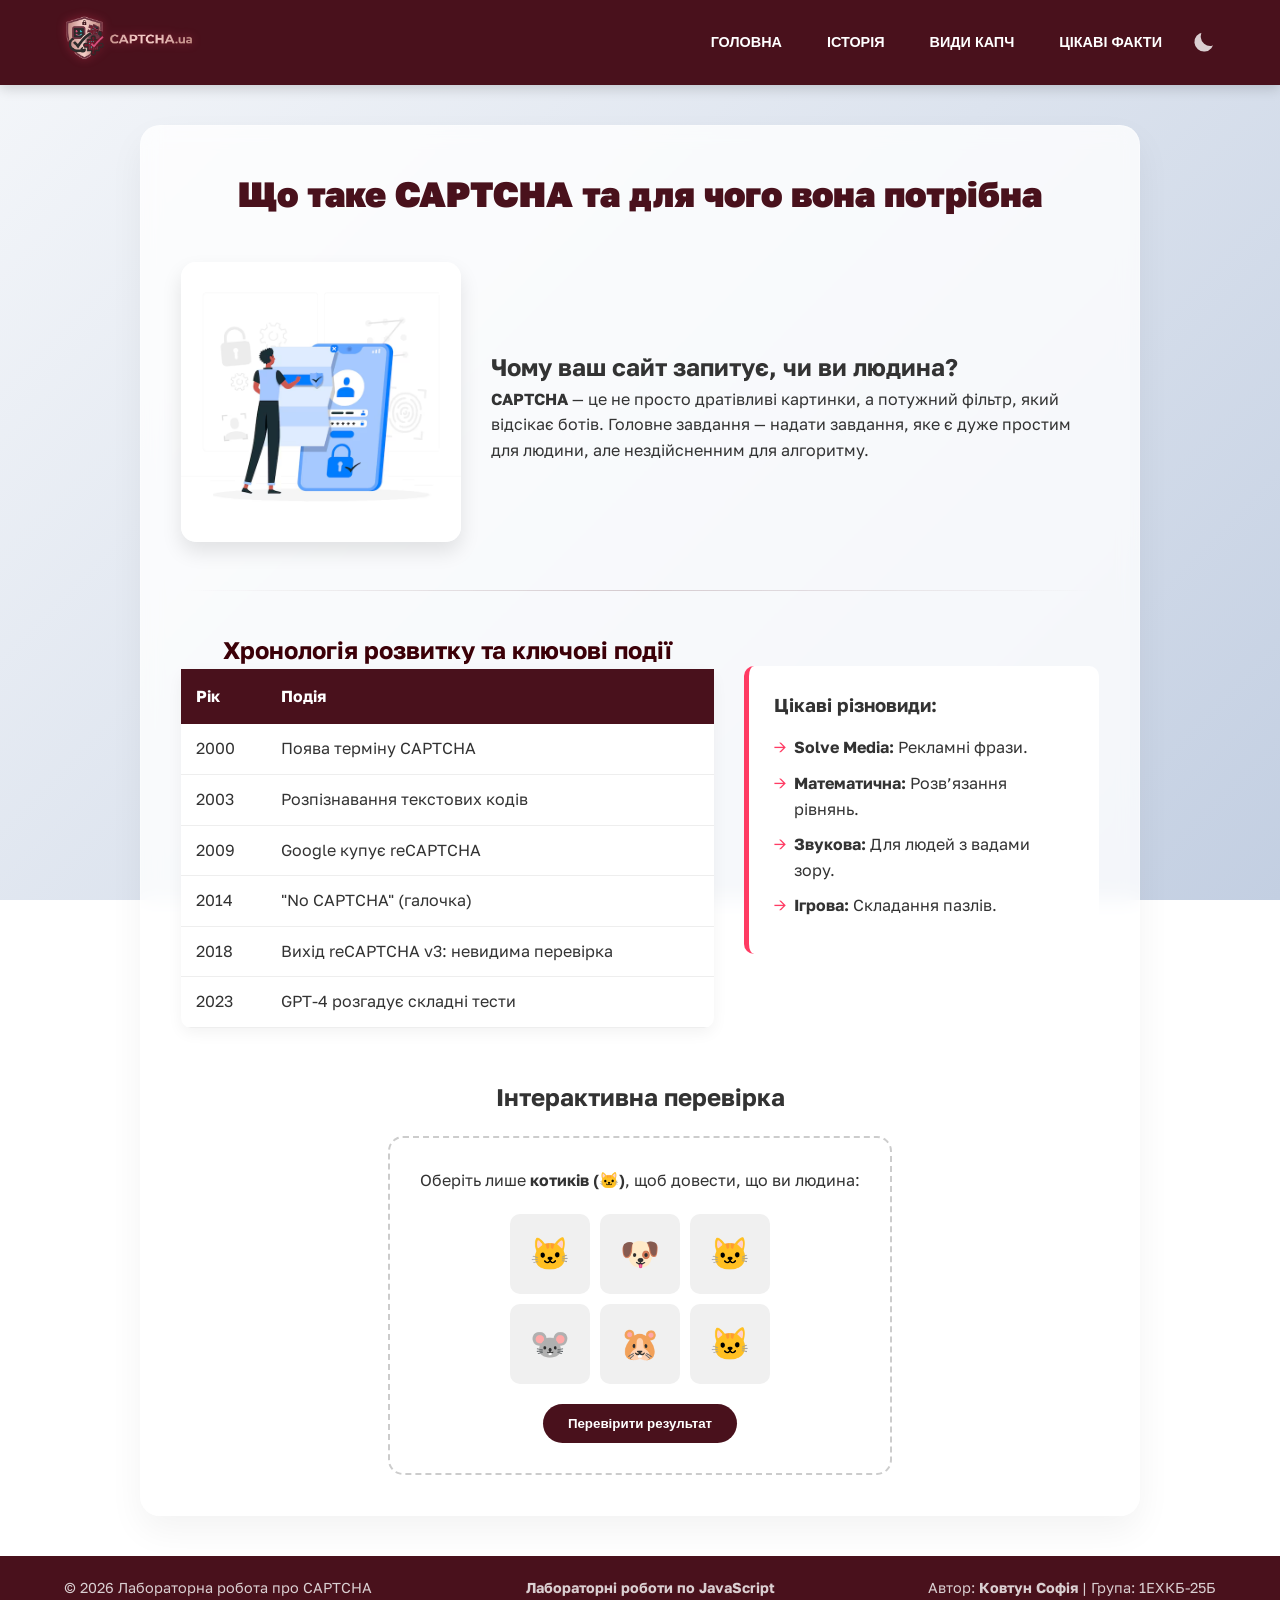
<file: index.html>
<!DOCTYPE html>
<html lang="en">
<head>
    <meta charset="UTF-8">
    <meta name="viewport" content="width=device-width, initial-scale=1.0">
    <title>CAPTCHA</title>
    <link rel="preconnect" href="https://fonts.googleapis.com">
    <link rel="preconnect" href="https://fonts.gstatic.com" crossorigin>
    <link href="https://fonts.googleapis.com/css2?family=Golos+Text:wght@400..900&display=swap" rel="stylesheet">
    <link rel="stylesheet" href="./css/style.css">
    <link rel="stylesheet" href="./css/style1.css">
    <link rel="icon" href="./favicon.png" type="image/x-icon">
</head>
<body>
    <header>
        <div class="logo">
            <a href="./index.html">
                <img src="./images/logo1-removebg-preview (1).png" alt="Логотип"></a>
        </div>
        <nav>
            <ul class="menu">
                    <li><button><a href="index.html">Головна</a></button></li>
                    <li><button><a href="./page01.html">Історія</a></button></li>
                    <li><button><a href="./page02.html">Види капч</a></button></li>
                    <li><button><a href="./page03.html">Цікаві факти</a></button></li>
                    <!-- From Uiverse.io by Type-Delta --> 
                    <label
                    for="themeToggle"
                    class="themeToggle st-sunMoonThemeToggleBtn"
                    type="checkbox"
                    >
                    <input type="checkbox" id="themeToggle" class="themeToggleInput" />
                    <svg
                        width="18"
                        height="18"
                        viewBox="0 0 20 20"
                        fill="currentColor"
                        stroke="none"
                    >
                        <mask id="moon-mask">
                        <rect x="0" y="0" width="20" height="20" fill="white"></rect>
                        <circle cx="11" cy="3" r="8" fill="black"></circle>
                        </mask>
                        <circle
                        class="sunMoon"
                        cx="10"
                        cy="10"
                        r="8"
                        mask="url(#moon-mask)"
                        ></circle>
                        <g>
                        <circle class="sunRay sunRay1" cx="18" cy="10" r="1.5"></circle>
                        <circle class="sunRay sunRay2" cx="14" cy="16.928" r="1.5"></circle>
                        <circle class="sunRay sunRay3" cx="6" cy="16.928" r="1.5"></circle>
                        <circle class="sunRay sunRay4" cx="2" cy="10" r="1.5"></circle>
                        <circle class="sunRay sunRay5" cx="6" cy="3.1718" r="1.5"></circle>
                        <circle class="sunRay sunRay6" cx="14" cy="3.1718" r="1.5"></circle>
                        </g>
                    </svg>
                    </label>

                </ul>
        </nav>
</header>
   <!--
        <div class="burger">
                <span></span>
                <span></span>
                <span></span>
        </div>
 
    <div class="mobile-menu">
        <ul class="glmenu">
            <li><a class="glmenu_items" href="index.html">Головна</a></li>
            <li><a class="glmenu_items" href="page01.html">Історія</a></li>
            <li><a class="glmenu_items" href="page02.html">Види капч</a></li>
            <li><a class="glmenu_items" href="page03.html">Цікаві факти</a></li>
        </ul>
    </div>
    -->
<div class="container">
    <main>
        <h1 class="main-title">Що таке CAPTCHA та для чого вона потрібна</h1>
    <div class="intro-section">
        <div class="image-placeholder">
                    <img src="./images/pic00.avif" alt="Приклад капчі">
                </div>
    <div class="text-content">
        <h2>Чому ваш сайт запитує, чи ви людина?</h2>
        <p>
            <b>CAPTCHA</b> — це не просто дратівливі картинки, а потужний фільтр, який відсікає ботів. 
            Головне завдання — надати завдання, яке є дуже простим для людини, але нездійсненним для алгоритму.
        </p>
    </div>
    </div>
        <hr class="section-divider">
        
    <div class="info-grid">
        <div class="table-wrapper">
            <table class="styled-table">
            <caption><h2 style="color: #3C0008;">Хронологія розвитку та ключові події</h2></caption>
                <thead>
                    <tr>
                        <th>Рік</th>
                        <th>Подія</th>
                    </tr>
                </thead>
                <tbody>
                    <tr><td>2000</td><td>Поява терміну CAPTCHA</td></tr>
                    <tr><td>2003</td><td>Розпізнавання текстових кодів</td></tr>
                    <tr><td>2009</td><td>Google купує reCAPTCHA</td></tr>
                    <tr><td>2014</td><td>"No CAPTCHA" (галочка)</td></tr>
                    <tr><td>2018</td><td>Вихід reCAPTCHA v3: невидима перевірка</td></tr>
                    <tr><td>2023</td><td>GPT-4 розгадує складні тести</td></tr>
                </tbody>
            </table>
        </div>

        <div class="features-box">
            <h3>Цікаві різновиди:</h3>
                <ul>
                    <li><b>Solve Media:</b> Рекламні фрази.</li>
                    <li><b>Математична:</b> Розв’язання рівнянь.</li>
                    <li><b>Звукова:</b> Для людей з вадами зору.</li>
                    <li><b>Ігрова:</b> Складання пазлів.</li>
                </ul>
        </div>
    </div>

            <section class="captcha-demo-area">
                <h2>Інтерактивна перевірка</h2>
                <div class="captcha-card">
                    <p>Оберіть лише <b>котиків (🐱)</b>, щоб довести, що ви людина:</p>
                    <div class="captcha-grid" id="captchaGrid">
                        <div class="tile" onclick="toggleTile(this)" data-type="cat">🐱</div>
                        <div class="tile" onclick="toggleTile(this)" data-type="dog">🐶</div>
                        <div class="tile" onclick="toggleTile(this)" data-type="cat">🐱</div>
                        <div class="tile" onclick="toggleTile(this)" data-type="mouse">🐭</div>
                        <div class="tile" onclick="toggleTile(this)" data-type="hamster">🐹</div>
                        <div class="tile" onclick="toggleTile(this)" data-type="cat">🐱</div>
                    </div>
                    <button class="check-btn" onclick="verifyLogic()">Перевірити результат</button>
                    <p id="result-msg"></p>
                </div>
            </section>
    </main>
</div>

    <footer>
        <div class="footer-content">
            <p>© 2026 Лабораторна робота про CAPTCHA</p>
            <p><b><a href="./labs.html">Лабораторні роботи по JavaScript</a></b></p>
            <p>Автор: <a href="https://sonya777.carrd.co/"><b>Ковтун Софія</b></a> | Група: 1ЕХКБ-25Б</p>
        </div>
    </footer>



    <script>
        function toggleTile(el) {
            el.classList.toggle('selected');
        }

        function verifyLogic() {
            const tiles = document.querySelectorAll('.tile');
            const msg = document.getElementById('result-msg');
            let isHuman = true;

            tiles.forEach(tile => {
                const isSelected = tile.classList.contains('selected');
                const isCat = tile.getAttribute('data-type') === 'cat';
                if (isSelected !== isCat) isHuman = false;
            });

            if (isHuman) {
                msg.innerHTML = "✔️ Тест пройдено! Ви людина.";
                msg.style.color = "#27ae60";
            } else {
                msg.innerHTML = "❌ Помилка! Спробуйте ще раз.";
                msg.style.color = "#e74c3c";
            }
        }
    </script>
    <script type="text/javascript" src="./js/script.js"></script>
</body>
</html>
</file>
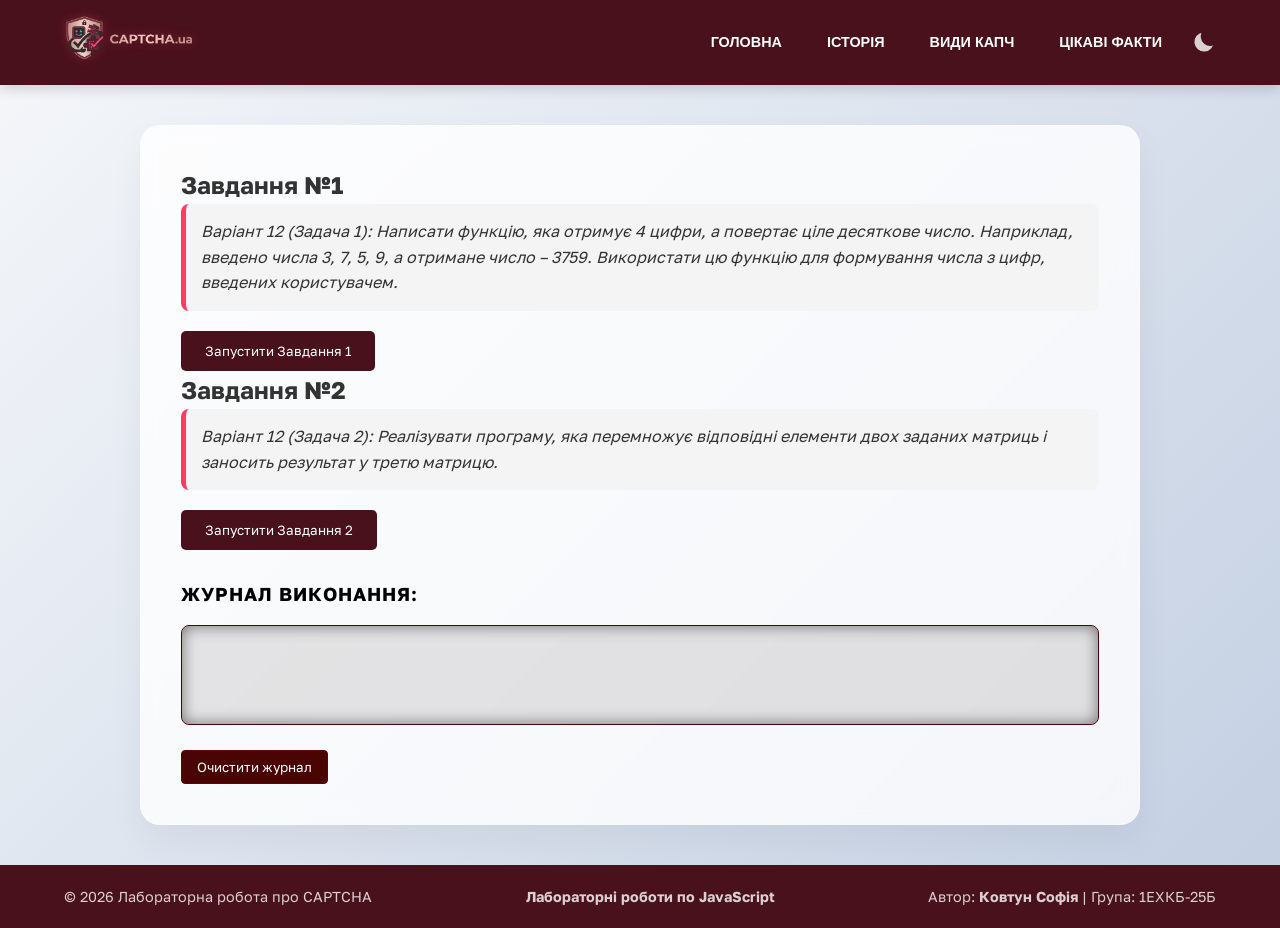
<file: laba5.html>
<!DOCTYPE html>
<html lang="en">
<head>
    <meta charset="UTF-8">
    <meta name="viewport" content="width=device-width, initial-scale=1.0">
    <title>CAPTCHA</title>
    <link rel="preconnect" href="https://fonts.googleapis.com">
    <link rel="preconnect" href="https://fonts.gstatic.com" crossorigin>
    <link href="https://fonts.googleapis.com/css2?family=Golos+Text:wght@400..900&display=swap" rel="stylesheet">
    <link rel="stylesheet" href="./css/style.css">
    <link rel="stylesheet" href="./css/style1.css">
    <link rel="icon" href="./favicon.png" type="image/x-icon">
</head>
<body>
    <header>
        <div class="logo">
            <a href="./index.html">
                <img src="./images/logo1-removebg-preview (1).png" alt="Логотип"></a>
        </div>
        <nav>
            <ul class="menu">
                    <li><button><a href="index.html">Головна</a></button></li>
                    <li><button><a href="./page01.html">Історія</a></button></li>
                    <li><button><a href="./page02.html">Види капч</a></button></li>
                    <li><button><a href="./page03.html">Цікаві факти</a></button></li>
                    <!-- From Uiverse.io by Type-Delta --> 
                    <label
                    for="themeToggle"
                    class="themeToggle st-sunMoonThemeToggleBtn"
                    type="checkbox"
                    >
                    <input type="checkbox" id="themeToggle" class="themeToggleInput" />
                    <svg
                        width="18"
                        height="18"
                        viewBox="0 0 20 20"
                        fill="currentColor"
                        stroke="none"
                    >
                        <mask id="moon-mask">
                        <rect x="0" y="0" width="20" height="20" fill="white"></rect>
                        <circle cx="11" cy="3" r="8" fill="black"></circle>
                        </mask>
                        <circle
                        class="sunMoon"
                        cx="10"
                        cy="10"
                        r="8"
                        mask="url(#moon-mask)"
                        ></circle>
                        <g>
                        <circle class="sunRay sunRay1" cx="18" cy="10" r="1.5"></circle>
                        <circle class="sunRay sunRay2" cx="14" cy="16.928" r="1.5"></circle>
                        <circle class="sunRay sunRay3" cx="6" cy="16.928" r="1.5"></circle>
                        <circle class="sunRay sunRay4" cx="2" cy="10" r="1.5"></circle>
                        <circle class="sunRay sunRay5" cx="6" cy="3.1718" r="1.5"></circle>
                        <circle class="sunRay sunRay6" cx="14" cy="3.1718" r="1.5"></circle>
                        </g>
                    </svg>
                    </label>

                </ul>
        </nav>
</header>
   <!--
        <div class="burger">
                <span></span>
                <span></span>
                <span></span>
        </div>
 
    <div class="mobile-menu">
        <ul class="glmenu">
            <li><a class="glmenu_items" href="index.html">Головна</a></li>
            <li><a class="glmenu_items" href="page01.html">Історія</a></li>
            <li><a class="glmenu_items" href="page02.html">Види капч</a></li>
            <li><a class="glmenu_items" href="page03.html">Цікаві факти</a></li>
        </ul>
    </div>
    -->
<div class="container">
    <main>
        <section class="lab-task">
            <h2>Завдання №1</h2>
            <div id="task1-condition" class="condition-box"></div>
            <button onclick="runLab1()" class="btn-run">Запустити Завдання 1</button>
        </section>

        <section class="lab-task">
            <h2>Завдання №2</h2>
            <div id="task2-condition" class="condition-box"></div>
            <button onclick="runLab2()" class="btn-run">Запустити Завдання 2</button>
        </section>

        <section id="output-area" class="results-section">
            <h3>Журнал виконання:</h3>
            <div id="results-log" class="results-container"></div>
            <button onclick="document.getElementById('results-log').innerHTML=''" class="btn-run btn-clear">Очистити журнал</button>
        </section>
    </main>
</div>

    <footer>
        <div class="footer-content">
            <p>© 2026 Лабораторна робота про CAPTCHA</p>
            <p><b><a href="./labs.html">Лабораторні роботи по JavaScript</a></b></p>
            <p>Автор: <a href="https://sonya777.carrd.co/"><b>Ковтун Софія</b></a> | Група: 1ЕХКБ-25Б</p>
        </div>
    </footer>

    <script type="text/javascript" src="./js/labs.js"></script>
    <script type="text/javascript" src="./js/script.js"></script>
</body>
</html>
</file>
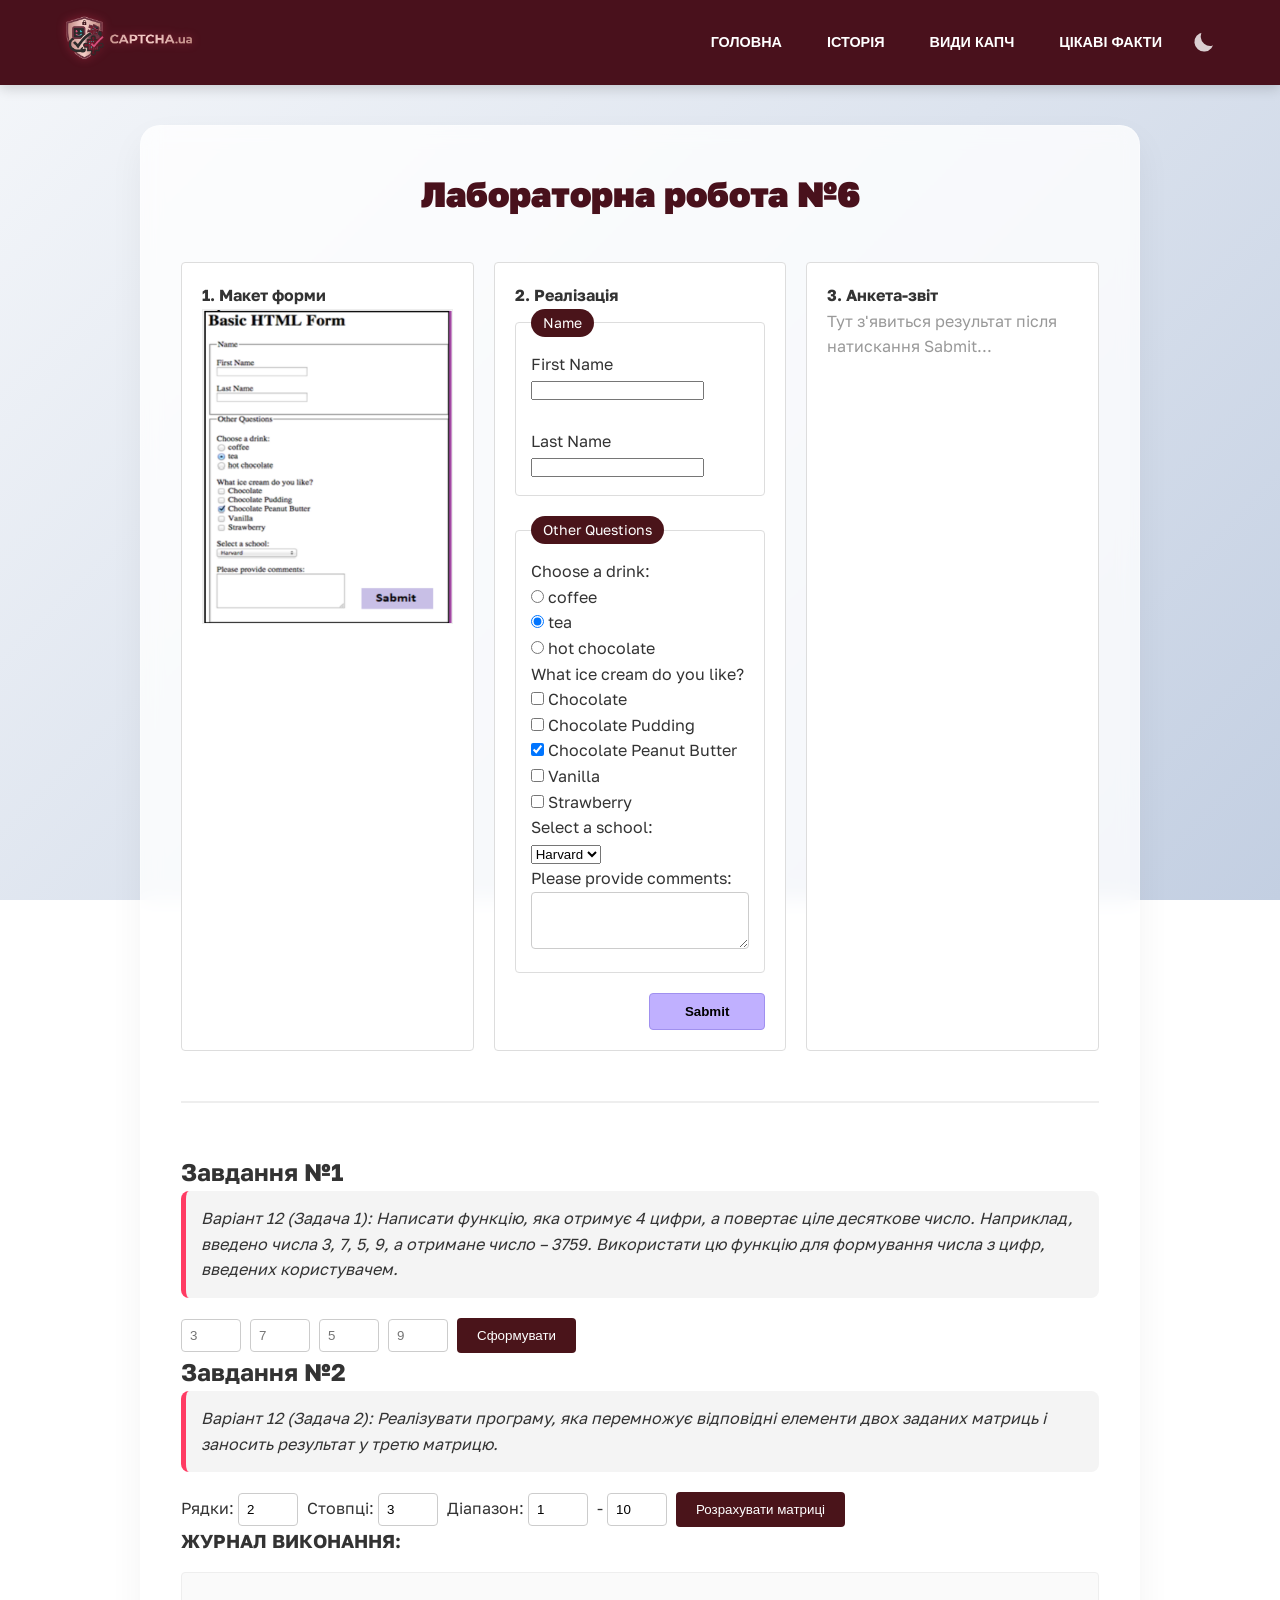
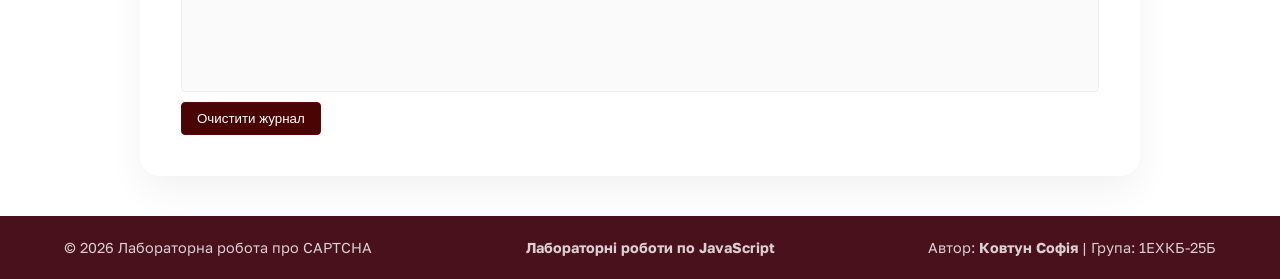
<file: laba6.html>
<!DOCTYPE html>
<html lang="en">
<head>
    <meta charset="UTF-8">
    <meta name="viewport" content="width=device-width, initial-scale=1.0">
    <title>CAPTCHA</title>
    <link rel="preconnect" href="https://fonts.googleapis.com">
    <link rel="preconnect" href="https://fonts.gstatic.com" crossorigin>
    <link href="https://fonts.googleapis.com/css2?family=Golos+Text:wght@400..900&display=swap" rel="stylesheet">
    <link rel="stylesheet" href="./css/style.css">
    <link rel="stylesheet" href="./css/style1.css">
    <link rel="icon" href="./favicon.png" type="image/x-icon">
</head>
<body>
    <header>
        <div class="logo">
            <a href="./index.html">
                <img src="./images/logo1-removebg-preview (1).png" alt="Логотип"></a>
        </div>
        <nav>
            <ul class="menu">
                    <li><button><a href="index.html">Головна</a></button></li>
                    <li><button><a href="./page01.html">Історія</a></button></li>
                    <li><button><a href="./page02.html">Види капч</a></button></li>
                    <li><button><a href="./page03.html">Цікаві факти</a></button></li>
                    <!-- From Uiverse.io by Type-Delta --> 
                    <label
                    for="themeToggle"
                    class="themeToggle st-sunMoonThemeToggleBtn"
                    type="checkbox"
                    >
                    <input type="checkbox" id="themeToggle" class="themeToggleInput" />
                    <svg
                        width="18"
                        height="18"
                        viewBox="0 0 20 20"
                        fill="currentColor"
                        stroke="none"
                    >
                        <mask id="moon-mask">
                        <rect x="0" y="0" width="20" height="20" fill="white"></rect>
                        <circle cx="11" cy="3" r="8" fill="black"></circle>
                        </mask>
                        <circle
                        class="sunMoon"
                        cx="10"
                        cy="10"
                        r="8"
                        mask="url(#moon-mask)"
                        ></circle>
                        <g>
                        <circle class="sunRay sunRay1" cx="18" cy="10" r="1.5"></circle>
                        <circle class="sunRay sunRay2" cx="14" cy="16.928" r="1.5"></circle>
                        <circle class="sunRay sunRay3" cx="6" cy="16.928" r="1.5"></circle>
                        <circle class="sunRay sunRay4" cx="2" cy="10" r="1.5"></circle>
                        <circle class="sunRay sunRay5" cx="6" cy="3.1718" r="1.5"></circle>
                        <circle class="sunRay sunRay6" cx="14" cy="3.1718" r="1.5"></circle>
                        </g>
                    </svg>
                    </label>

                </ul>
        </nav>
</header>
   <!--
        <div class="burger">
                <span></span>
                <span></span>
                <span></span>
        </div>
 
    <div class="mobile-menu">
        <ul class="glmenu">
            <li><a class="glmenu_items" href="index.html">Головна</a></li>
            <li><a class="glmenu_items" href="page01.html">Історія</a></li>
            <li><a class="glmenu_items" href="page02.html">Види капч</a></li>
            <li><a class="glmenu_items" href="page03.html">Цікаві факти</a></li>
        </ul>
    </div>
    -->
    <div class="container">
        <h1 class="main-title">Лабораторна робота №6</h1>

        <section class="lab-task">
            
            <div class="flex-row">
                <div class="flex-item mockup-box">
                    <h4>1. Макет форми</h4>
                    <img src="./images/labs.png" alt="Макет" class="img-responsive">
                </div>

                <div class="flex-item form-box">
                    <h4>2. Реалізація</h4>
                    <form id="v12Form">
                        <fieldset>
                            <legend class="legend-badge">Name</legend>
                            <label>First Name</label><br>
                            <input type="text" id="v12_fname"><br><br>
                            <label>Last Name</label><br>
                            <input type="text" id="v12_lname">
                        </fieldset>

                        <fieldset>
                            <legend class="legend-badge">Other Questions</legend>
                            <p>Choose a drink:</p>
                            <input type="radio" name="drink" value="coffee"> coffee<br>
                            <input type="radio" name="drink" value="tea" checked> tea<br>
                            <input type="radio" name="drink" value="hot chocolate"> hot chocolate

                            <p>What ice cream do you like?</p>
                            <input type="checkbox" name="ice" value="Chocolate"> Chocolate<br>
                            <input type="checkbox" name="ice" value="Chocolate Pudding"> Chocolate Pudding<br>
                            <input type="checkbox" name="ice" value="Chocolate Peanut Butter" checked> Chocolate Peanut Butter<br>
                            <input type="checkbox" name="ice" value="Vanilla"> Vanilla<br>
                            <input type="checkbox" name="ice" value="Strawberry"> Strawberry

                            <p>Select a school:</p>
                            <select id="v12_school">
                                <option value="Harvard">Harvard</option>
                                <option value="MIT">MIT</option>
                                <option value="Oxford">Oxford</option>
                            </select>

                            <p>Please provide comments:</p>
                            <textarea id="v12_comments" rows="3"></textarea>
                        </fieldset>

                        <div style="text-align: right; margin-top: 10px;">
                            <button type="button" onclick="processVariant12()" class="btn-submit-v12">Sabmit</button>
                        </div>
                    </form>
                </div>

                <div class="flex-item report-box">
                    <h4>3. Анкета-звіт</h4>
                    <div id="v12_result_output">
                        <p style="color: #999;">Тут з'явиться результат після натискання Sabmit...</p>
                    </div>
                </div>
            </div>
        </section>

        <hr class="main-divider">

        <section class="lab-task">
            <h2>Завдання №1</h2>
            <div class="condition-box">
                <p>Варіант 12 (Задача 1): Написати функцію, яка отримує 4 цифри, а повертає ціле десяткове число. Наприклад, введено числа 3, 7, 5, 9, а отримане число – 3759. Використати цю функцію для формування числа з цифр, введених користувачем.</p>
            </div>
            <div class="controls">
                <input type="number" id="num1" placeholder="3" class="input-val">
                <input type="number" id="num2" placeholder="7" class="input-val">
                <input type="number" id="num3" placeholder="5" class="input-val">
                <input type="number" id="num4" placeholder="9" class="input-val">
                <button type="button" onclick="calcLab1()" class="btn-dark-red">Сформувати</button>
            </div>
        </section>

        
        <section class="lab-task">
            <h2>Завдання №2</h2>
            <div class="condition-box">
                <p>Варіант 12 (Задача 2): Реалізувати програму, яка перемножує відповідні елементи двох заданих матриць і заносить результат у третю матрицю.</p>
            </div>
            <div class="controls">
                Рядки: <input type="number" id="mRows" value="2" class="input-val"> 
                Стовпці: <input type="number" id="mCols" value="3" class="input-val">
                Діапазон: <input type="number" id="mMin" value="1" class="input-val"> - 
                <input type="number" id="mMax" value="10" class="input-val">
                <button type="button" onclick="calcLab2()" class="btn-dark-red">Розрахувати матриці</button>
            </div>
        </section>

        <section class="output-log-section">
            <h3>ЖУРНАЛ ВИКОНАННЯ:</h3>
            <div id="results-log" class="log-display"></div>
            <button onclick="document.getElementById('results-log').innerHTML=''" class="btn-clear">Очистити журнал</button>
        </section>
    </div>

    <footer>
        <div class="footer-content">
            <p>© 2026 Лабораторна робота про CAPTCHA</p>
            <p><b><a href="./labs.html">Лабораторні роботи по JavaScript</a></b></p>
            <p>Автор: <a href="https://sonya777.carrd.co/"><b>Ковтун Софія</b></a> | Група: 1ЕХКБ-25Б</p>
        </div>
    </footer>

    <script type="text/javascript" src="./js/labs.js"></script>
    <script type="text/javascript" src="./js/script.js"></script>
</body>
</html>
</file>
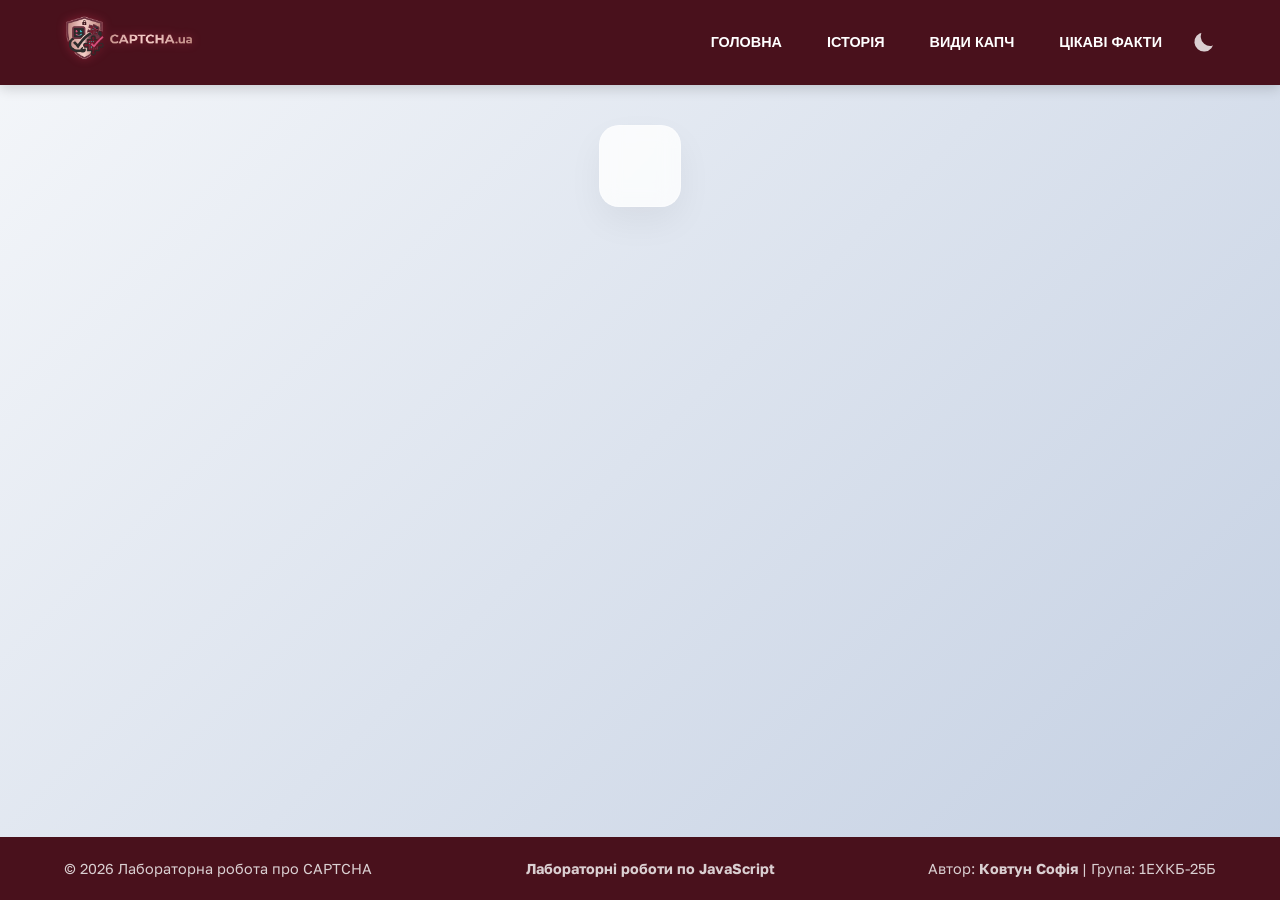
<file: laba7.html>
<!DOCTYPE html>
<html lang="en">
<head>
    <meta charset="UTF-8">
    <meta name="viewport" content="width=device-width, initial-scale=1.0">
    <title>CAPTCHA</title>
    <link rel="preconnect" href="https://fonts.googleapis.com">
    <link rel="preconnect" href="https://fonts.gstatic.com" crossorigin>
    <link href="https://fonts.googleapis.com/css2?family=Golos+Text:wght@400..900&display=swap" rel="stylesheet">
    <link rel="stylesheet" href="./css/style.css">
    <link rel="stylesheet" href="./css/style1.css">
    <link rel="icon" href="./favicon.png" type="image/x-icon">
</head>
<body>
    <header>
        <div class="logo">
            <a href="./index.html">
                <img src="./images/logo1-removebg-preview (1).png" alt="Логотип"></a>
        </div>
        <nav>
            <ul class="menu">
                    <li><button><a href="index.html">Головна</a></button></li>
                    <li><button><a href="./page01.html">Історія</a></button></li>
                    <li><button><a href="./page02.html">Види капч</a></button></li>
                    <li><button><a href="./page03.html">Цікаві факти</a></button></li>
                    <!-- From Uiverse.io by Type-Delta --> 
                    <label
                    for="themeToggle"
                    class="themeToggle st-sunMoonThemeToggleBtn"
                    type="checkbox"
                    >
                    <input type="checkbox" id="themeToggle" class="themeToggleInput" />
                    <svg
                        width="18"
                        height="18"
                        viewBox="0 0 20 20"
                        fill="currentColor"
                        stroke="none"
                    >
                        <mask id="moon-mask">
                        <rect x="0" y="0" width="20" height="20" fill="white"></rect>
                        <circle cx="11" cy="3" r="8" fill="black"></circle>
                        </mask>
                        <circle
                        class="sunMoon"
                        cx="10"
                        cy="10"
                        r="8"
                        mask="url(#moon-mask)"
                        ></circle>
                        <g>
                        <circle class="sunRay sunRay1" cx="18" cy="10" r="1.5"></circle>
                        <circle class="sunRay sunRay2" cx="14" cy="16.928" r="1.5"></circle>
                        <circle class="sunRay sunRay3" cx="6" cy="16.928" r="1.5"></circle>
                        <circle class="sunRay sunRay4" cx="2" cy="10" r="1.5"></circle>
                        <circle class="sunRay sunRay5" cx="6" cy="3.1718" r="1.5"></circle>
                        <circle class="sunRay sunRay6" cx="14" cy="3.1718" r="1.5"></circle>
                        </g>
                    </svg>
                    </label>

                </ul>
        </nav>
</header>
   <!--
        <div class="burger">
                <span></span>
                <span></span>
                <span></span>
        </div>
 
    <div class="mobile-menu">
        <ul class="glmenu">
            <li><a class="glmenu_items" href="index.html">Головна</a></li>
            <li><a class="glmenu_items" href="page01.html">Історія</a></li>
            <li><a class="glmenu_items" href="page02.html">Види капч</a></li>
            <li><a class="glmenu_items" href="page03.html">Цікаві факти</a></li>
        </ul>
    </div>
    -->
<div class="container">
    <main>
        
    </main>
</div>

    <footer>
        <div class="footer-content">
            <p>© 2026 Лабораторна робота про CAPTCHA</p>
            <p><b><a href="./labs.html">Лабораторні роботи по JavaScript</a></b></p>
            <p>Автор: <a href="https://sonya777.carrd.co/"><b>Ковтун Софія</b></a> | Група: 1ЕХКБ-25Б</p>
        </div>
    </footer>

    <script type="text/javascript" src="./js/labs.js"></script>
    <script type="text/javascript" src="./js/script.js"></script>
</body>
</html>
</file>
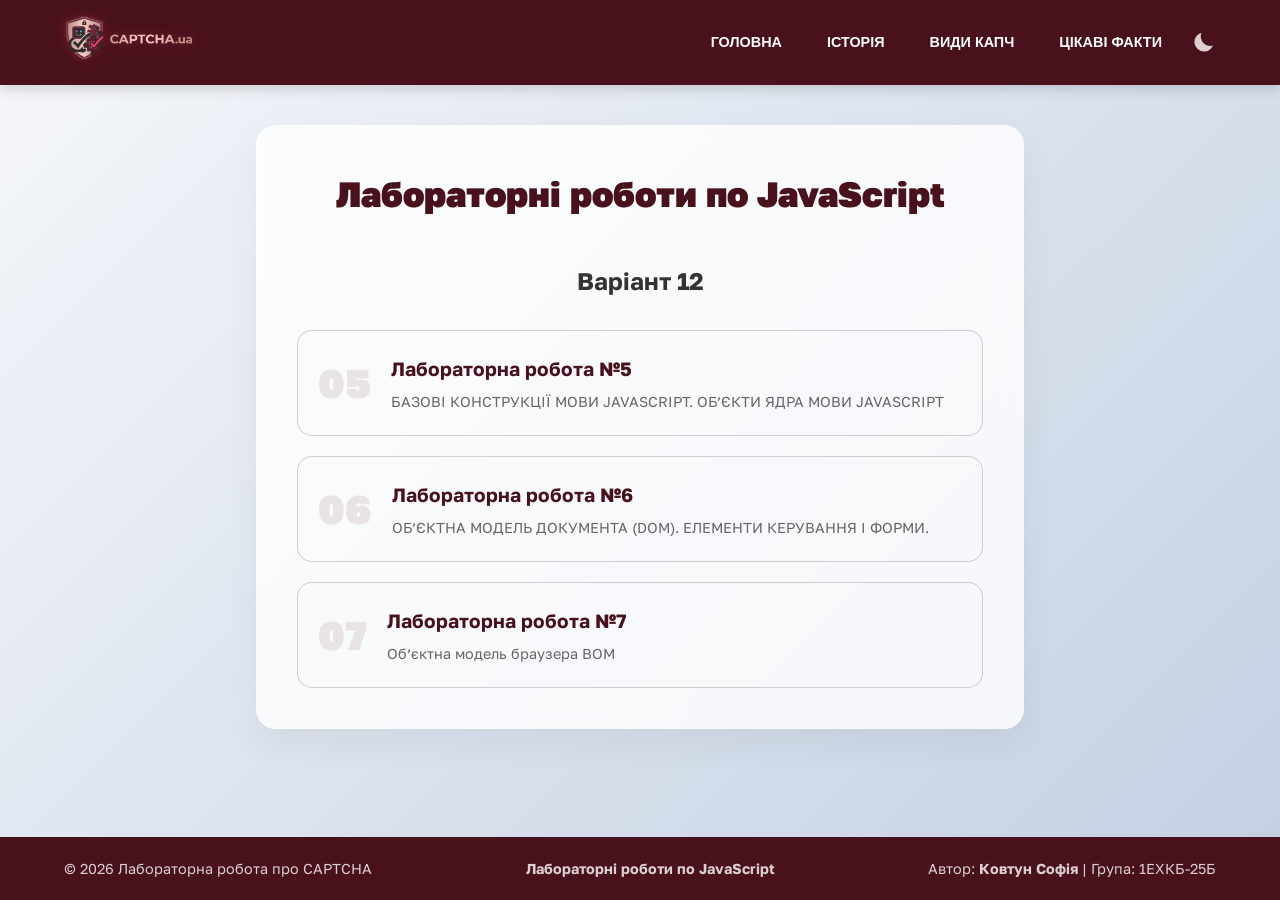
<file: labs.html>
<!DOCTYPE html>
<html lang="en">
<head>
    <meta charset="UTF-8">
    <meta name="viewport" content="width=device-width, initial-scale=1.0">
    <title>CAPTCHA</title>
    <link rel="preconnect" href="https://fonts.googleapis.com">
    <link rel="preconnect" href="https://fonts.gstatic.com" crossorigin>
    <link href="https://fonts.googleapis.com/css2?family=Golos+Text:wght@400..900&display=swap" rel="stylesheet">
    <link rel="stylesheet" href="./css/style.css">
    <link rel="stylesheet" href="./css/style1.css">
    <link rel="icon" href="./favicon.png" type="image/x-icon">
</head>
<body>
    <header>
        <div class="logo">
            <a href="./index.html">
                <img src="./images/logo1-removebg-preview (1).png" alt="Логотип"></a>
        </div>
        <nav>
            <ul class="menu">
                    <li><button><a href="index.html">Головна</a></button></li>
                    <li><button><a href="./page01.html">Історія</a></button></li>
                    <li><button><a href="./page02.html">Види капч</a></button></li>
                    <li><button><a href="./page03.html">Цікаві факти</a></button></li>
                    <!-- From Uiverse.io by Type-Delta --> 
                    <label
                    for="themeToggle"
                    class="themeToggle st-sunMoonThemeToggleBtn"
                    type="checkbox"
                    >
                    <input type="checkbox" id="themeToggle" class="themeToggleInput" />
                    <svg
                        width="18"
                        height="18"
                        viewBox="0 0 20 20"
                        fill="currentColor"
                        stroke="none"
                    >
                        <mask id="moon-mask">
                        <rect x="0" y="0" width="20" height="20" fill="white"></rect>
                        <circle cx="11" cy="3" r="8" fill="black"></circle>
                        </mask>
                        <circle
                        class="sunMoon"
                        cx="10"
                        cy="10"
                        r="8"
                        mask="url(#moon-mask)"
                        ></circle>
                        <g>
                        <circle class="sunRay sunRay1" cx="18" cy="10" r="1.5"></circle>
                        <circle class="sunRay sunRay2" cx="14" cy="16.928" r="1.5"></circle>
                        <circle class="sunRay sunRay3" cx="6" cy="16.928" r="1.5"></circle>
                        <circle class="sunRay sunRay4" cx="2" cy="10" r="1.5"></circle>
                        <circle class="sunRay sunRay5" cx="6" cy="3.1718" r="1.5"></circle>
                        <circle class="sunRay sunRay6" cx="14" cy="3.1718" r="1.5"></circle>
                        </g>
                    </svg>
                    </label>

                </ul>
        </nav>
</header>
   <!--
        <div class="burger">
                <span></span>
                <span></span>
                <span></span>
        </div>
 
    <div class="mobile-menu">
        <ul class="glmenu">
            <li><a class="glmenu_items" href="index.html">Головна</a></li>
            <li><a class="glmenu_items" href="page01.html">Історія</a></li>
            <li><a class="glmenu_items" href="page02.html">Види капч</a></li>
            <li><a class="glmenu_items" href="page03.html">Цікаві факти</a></li>
        </ul>
    </div>
    -->
<div class="container">
    <main>
        <h1 class="main-title">Лабораторні роботи по JavaScript</h1>
        <h2 class="text-content" align="center">Варіант 12</h2>
        
        <div class="labs-grid">
            <a href="./laba5.html" class="lab-card">
                <div class="lab-number">05</div>
                <div class="lab-content">
                    <h3>Лабораторна робота №5</h3>
                    <p>БАЗОВІ КОНСТРУКЦІЇ МОВИ JAVASCRIPT. ОБ’ЄКТИ ЯДРА МОВИ JAVASCRIPT</p>
                </div>
                <div class="lab-arrow">→</div>
            </a>

            <a href="./laba6.html" class="lab-card">
                <div class="lab-number">06</div>
                <div class="lab-content">
                    <h3>Лабораторна робота №6</h3>
                    <p>ОБ’ЄКТНА МОДЕЛЬ ДОКУМЕНТА (DOM). ЕЛЕМЕНТИ КЕРУВАННЯ І ФОРМИ.</p>
                </div>
                <div class="lab-arrow">→</div>
            </a>

            <a href="./laba7.html" class="lab-card">
                <div class="lab-number">07</div>
                <div class="lab-content">
                    <h3>Лабораторна робота №7</h3>
                    <p>Об’єктна модель браузера BOM</p>
                </div>
                <div class="lab-arrow">→</div>
            </a>
        </div>
    </main>
</div>

    <footer>
        <div class="footer-content">
            <p>© 2026 Лабораторна робота про CAPTCHA</p>
            <p><b><a href="./labs.html">Лабораторні роботи по JavaScript</a></b></p>
            <p>Автор: <a href="https://sonya777.carrd.co/"><b>Ковтун Софія</b></a> | Група: 1ЕХКБ-25Б</p>
        </div>
    </footer>

    <script type="text/javascript" src="./js/labs.js"></script>
    <script type="text/javascript" src="./js/script.js"></script>
</body>
</html>
</file>
<file: css/style.css>
:root {
    --main-color: #ff3b63;
    --dark-maroon: #49111C;
    --text-gray: #555;
    --bg-gradient: linear-gradient(135deg, #f5f7fa 0%, #c3cfe2 100%);
    --transition: all 0.3s cubic-bezier(0.25, 0.8, 0.25, 1);
}

* {
    margin: 0;
    padding: 0;
    box-sizing: border-box;
}

body {
    font-family: 'Golos Text', sans-serif;
    background: var(--bg-gradient);
    background-attachment: fixed;
    display: flex;
    flex-direction: column;
    min-height: 100vh;
    color: #333;
    line-height: 1.6;
}

/* --- Hero title --- */
.inner-hero {
    position: relative;
    width: 100%;
    min-height: 300px;
    background: url('../images/history-bg.jpg') center/cover no-repeat; 
    border-radius: 15px 15px 0 0;
    overflow: hidden;
    margin-bottom: 30px;
    margin-top: -40px;
    margin-left: -40px; 
    width: calc(100% + 80px); 
}

.hero-overlay {
    background: linear-gradient(to right, rgba(73, 17, 28, 0.9), rgba(0, 0, 0, 0.4));
    padding: 60px 40px;
    height: 100%;
    display: flex;
    flex-direction: column;
    justify-content: center;
    color: white;
}

.inner-hero-title {
    font-size: 2rem;
    line-height: 1.3;
    max-width: 80%;
    margin: 15px 0;
    text-shadow: 2px 2px 4px rgba(0,0,0,0.3);
}

.inner-breadcrumbs {
    font-size: 0.85rem;
    opacity: 0.8;
}

.inner-breadcrumbs a {
    color: white;
    text-decoration: none;
}

/* --- Inner clock --- */
.mini-info-bar {
    display: flex;
    flex-direction: column;
    align-items: flex-start;
    gap: 5px;
    margin-bottom: 10px;
    font-family: 'Golos Text', sans-serif;
    font-size: 0.85rem;
}

.mini-clock {
    color: #ccc;
    font-weight: 500;
}

.reading-time {
    color: #ccc; 
    font-weight: bold;
    text-transform: uppercase;
    font-size: 0.75rem;
    letter-spacing: 0.5px;
}

/* --- Header & Navigation --- */
header {
    display: flex;
    align-items: center;
    justify-content: space-between;
    background: var(--dark-maroon);
    padding: 1rem 5%;
    box-shadow: 0 4px 12px rgba(0,0,0,0.15);
    position: sticky;
    top: 0;
    z-index: 100;
}

.logo img {
    height: 45px;
    filter: drop-shadow(0 0 5px rgba(255,59,99,0.3));
}

.menu {
    list-style: none;
    display: flex;
    gap: 15px;
}

header button {
    background: transparent;
    border: none;
    padding: 8px 15px;
    position: relative;
}

header button a {
    color: #fff;
    text-decoration: none;
    font-weight: 600;
    text-transform: uppercase;
    font-size: 0.9rem;
    transition: var(--transition);
}

header button::after {
    content: '';
    position: absolute;
    bottom: 0;
    left: 50%;
    width: 0;
    height: 2px;
    background: var(--main-color);
    transition: var(--transition);
    transform: translateX(-50%);
}

header button:hover::after {
    width: 80%;
}

header button:hover a {
    color: var(--main-color);
}

/* --- Caption button --- */
.categories-section {
    padding: 2rem 0;
    background: rgba(73, 17, 28, 0.05);
    border-radius: 15px;
    border-bottom: 1px solid rgba(73, 17, 28, 0.2);
    box-shadow: 0 10px 20px rgba(0,0,0,0.1);
}

.categories-wrapper h3 {
    font-size: 1.25rem;
    font-weight: 600;
    color: rgba(73, 17, 28, 1);
    margin-bottom: 1.5rem;
    text-align: center;
}

.categories-nav-horizontal {
    display: flex;
    flex-wrap: wrap;
    justify-content: center;
    gap: 0.3rem;
}

.category-link-horizontal {
    display: inline-flex;
    align-items: center;
    padding: 0.75rem 1.5rem;
    background: rgba(73, 17, 28, 0.08);
    border: 1px solid rgba(73, 17, 28, 0.2);
    border-radius: 50px;
    color: rgba(73, 17, 28, 0.9);
    text-decoration: none;
    font-size: 0.9rem;
    font-weight: 500;
    transition: all 0.3s ease;
    backdrop-filter: blur(10px);
    position: relative;
    overflow: hidden;
}

.category-link-horizontal::before {
    content: '';
    position: absolute;
    top: 0;
    left: -100%;
    width: 100%;
    height: 100%;
    background: linear-gradient(90deg, transparent, rgba(73, 17, 28, 0.2), transparent);
    transition: left 0.6s ease;
}

.category-link-horizontal:hover::before {
    left: 100%;
}

.category-link-horizontal:hover,
.category-link-horizontal.current {
    background: rgba(73, 17, 28, 0.15);
    border-color: rgba(73, 17, 28, 0.5);
    color: rgba(73, 17, 28, 1);
    transform: translateY(-2px);
    box-shadow: 0 8px 25px rgba(73, 17, 28, 0.25);
}

/* --- Main Layout --- */
.container {
    max-width: 1000px;
    margin: 40px auto;
    background: rgba(255, 255, 255, 0.8);
    backdrop-filter: blur(10px);
    border-radius: 20px;
    padding: 40px;
    box-shadow: 0 15px 35px rgba(0,0,0,0.05);
    border: 1px solid rgba(255,255,255,0.3);
}

.main-title {
    text-align: center;
    margin-bottom: 40px;
    font-size: 2.2rem;
    color: var(--dark-maroon);
    font-weight: 900;
}

.intro-section {
    display: flex;
    gap: 30px;
    align-items: center;
    margin-bottom: 40px;
}

.image-placeholder img {
    width: 280px;
    border-radius: 15px;
    box-shadow: 0 10px 20px rgba(0,0,0,0.1);
}

/* --- Scroll grid --- */
.facts-landing {
    padding: 40px 20px;
    color: #e0e0e0;
}

.fact-section {
    max-width: 900px;
    margin: 0 auto 80px auto;
    border-bottom: 1px solid rgba(255, 59, 99, 0.1);
    padding-bottom: 20px;
}

.fact-title {
    font-size: 2.5rem;
    color: #a62640; 
    margin-bottom: 25px;
    font-weight: 900;
}

.fact-text {
    font-size: 1.1rem;
    line-height: 1.7;
    margin-bottom: 30px;
    text-align: justify;
    color: #444;
    position: relative;
}

.fact-sub-title {
    color: #ff3b63;
    font-size: 1.4rem;
    margin: 30px 0 15px 0;
    text-transform: uppercase;
}

/* --- Table & Info --- */
.info-grid {
    display: grid;
    grid-template-columns: 1.5fr 1fr;
    gap: 30px;
    margin-top: 30px;
}

.styled-table {
    width: 100%;
    border-collapse: collapse;
    background: white;
    border-radius: 10px;
    overflow: hidden;
    box-shadow: 0 5px 15px rgba(0,0,0,0.05);
}

.styled-table th {
    background: var(--dark-maroon);
    color: white;
    padding: 15px;
    text-align: left;
}

.styled-table td {
    padding: 12px 15px;
    border-bottom: 1px solid #eee;
}

.features-box {
    background: white;
    padding: 25px;
    border-left: 5px solid var(--main-color);
    border-radius: 10px;
    height: fit-content;
    margin-top: 35px;
}

.features-box ul {
    list-style-type: none;
    margin-top: 15px;
}

.features-box li {
    margin-bottom: 10px;
    padding-left: 20px;
    position: relative;
}

.features-box li::before {
    content: '→';
    position: absolute;
    left: 0;
    color: var(--main-color);
}

/* --- Fieldset --- */
fieldset{
    border: 1px solid #ccc; 
    padding: 20px; 
    border-radius: 5px;
}

fieldset legend{
    background: var(--dark-maroon);
    color: white;
    padding: 5px 15px;
    border-radius: 20px;
    font-size: 0.9rem;
}

/* --- GRID CARDS --- */
.types-grid {
    display: grid;
    grid-template-columns: repeat(auto-fit, minmax(220px, 1fr));
    gap: 20px;
    margin: 30px 0;
}

.type-card {
    padding: 25px;
    border: 1px solid #eee;
    border-radius: 15px;
    text-align: center;
    transition: 0.3s;
}

.type-card:hover {
    transform: translateY(-5px);
    border-color: var(--main-color);
    box-shadow: 0 10px 20px rgba(73, 17, 28, 0.1);
}

.type-card.special {
    background: #fffafa;
    border: 1px dashed var(--main-color);
}

.type-icon { font-size: 2.5rem; margin-bottom: 10px; }
.type-card h4 { margin: 10px 0; color: var(--dark-maroon); font-size: 1.2rem; }
.type-card p { font-size: 0.9rem; color: #666; line-height: 1.4; }


/* --- Introductory text --- */
.intro-text {
    font-size: 1.1rem;
    line-height: 1.7;
    color: #444;
    margin-bottom: 30px;
    text-align: justify;
    position: relative;
}

/* --- Section divider --- */
.section-divider {
    border: 0;
    height: 1px;
    background-image: linear-gradient(to right, rgba(0, 0, 0, 0), rgba(73, 17, 28, 0.2), rgba(0, 0, 0, 0));
    margin: 40px 0;
}

/* --- Subtitle --- */
.section-subtitle {
    font-size: 1.8rem;
    color: var(--dark-maroon);
    margin-bottom: 25px;
    font-weight: 800;
    position: relative;
    padding-left: 15px;
}

/* --- Small leter for subtitle --- */
.section-subtitle::before {
    content: "";
    position: absolute;
    left: 0;
    top: 10%;
    height: 80%;
    width: 4px;
    background-color: var(--main-color);
    border-radius: 2px;
}

/* --- Highlight text --- */
.highlight-info {
    background: rgba(73, 17, 28, 0.03);
    padding: 20px;
    border-radius: 10px;
    border-left: 4px solid var(--dark-maroon);
    margin: 30px 0;
    font-size: 0.95rem;
    color: #555;
    line-height: 1.6;
}

/* --- Mesh container --- */
.history-grid {
    display: grid;
    grid-template-columns: repeat(auto-fit, minmax(300px, 1fr)); 
    gap: 25px;
    margin-top: 30px;
}

.history-card {
    background: white;
    padding: 30px;
    border-radius: 20px;
    border: 1px solid rgba(0,0,0,0.05);
    box-shadow: 0 10px 20px rgba(0,0,0,0.02);
    transition: all 0.3s ease;
    display: flex;
    flex-direction: column;
    justify-content: space-between;
}

.history-card:hover {
    transform: translateY(-10px);
    box-shadow: 0 15px 30px rgba(73, 17, 28, 0.1);
    border-color: var(--main-color);
}

.history-card.wide {
    grid-column: 1 / -1; 
    background: white;
}
/* --- Large full-width card --- */
.history-card.widee {
    grid-column: 1 / -1; 
    background: linear-gradient(to right, #ffffff, #fff5f6);
    border: 2px dashed #ccc;
}

/* --- Icon and image --- */
.card-icon {
    font-size: 2.5rem;
    margin-bottom: 15px;
}

.card-image img {
    width: 100%;
    border-radius: 10px;
    margin-bottom: 15px;
    box-shadow: 0 10px 20px rgba(0,0,0,0.1);
}

/* --- Mini quote inside the card --- */
.quote-mini {
    font-style: italic;
    color: #888;
    border-top: 1px solid #eee;
    padding-top: 10px;
    margin-top: 15px;
    font-size: 0.9rem;
}

/* --- Up button --- */
.back-to-top {
    text-decoration: none;
    border: 2px solid var(--dark-maroon);
    padding: 8px 18px;
    margin-top: 30px;
    border-radius: 50px;
    color: var(--dark-maroon);
    font-weight: bold;
    transition: 0.3s;
}

.back-to-top:hover {
    background: var(--dark-maroon);
    color: white;
}

/* --- Captcha Game Area --- */
.captcha-demo-area {
    margin-top: 50px;
    text-align: center;
}

.captcha-card {
    background: #fff;
    padding: 30px;
    border-radius: 15px;
    border: 2px dashed #ccc;
    display: inline-block;
    margin-top: 20px;
}

.captcha-grid {
    display: grid;
    grid-template-columns: repeat(3, 80px);
    gap: 10px;
    margin: 20px auto;
    justify-content: center;
}

.tile {
    width: 80px;
    height: 80px;
    background: #f0f0f0;
    font-size: 2rem;
    display: flex;
    align-items: center;
    justify-content: center;
    cursor: pointer;
    border-radius: 10px;
    transition: var(--transition);
    border: 3px solid transparent;
}

.tile.selected {
    background: #ffe6eb;
    border-color: var(--main-color);
    transform: scale(0.9);
}

.check-btn {
    background: var(--dark-maroon);
    color: white;
    border: none;
    padding: 12px 25px;
    border-radius: 30px;
    cursor: pointer;
    font-weight: bold;
    transition: var(--transition);
}

.check-btn:hover {
    background: var(--main-color);
    transform: translateY(-2px);
    box-shadow: 0 5px 15px rgba(255,59,99,0.3);
}
/* --- Labs card grid --- */
.labs-grid {
    display: grid;
    grid-template-columns: 1fr;
    gap: 20px;
    margin-top: 30px;
}

.lab-card {
    display: flex;
    align-items: center;
    text-decoration: none;
    background: rgba(255, 255, 255, 0.05);
    border: 1px solid rgba(73, 17, 28, 0.2);
    border-radius: 15px;
    padding: 20px;
    transition: all 0.3s ease;
    position: relative;
    overflow: hidden;
}

.lab-number {
    font-size: 2.5rem;
    font-weight: 900;
    color: rgba(73, 17, 28, 0.1);
    margin-right: 20px;
    transition: color 0.3s ease;
}

.lab-content h3 {
    color: var(--dark-maroon);
    margin-bottom: 5px;
    font-size: 1.2rem;
}

.lab-content p {
    color: #666;
    font-size: 0.9rem;
    margin: 0;
}

.lab-arrow {
    margin-left: auto;
    font-size: 1.5rem;
    color: var(--main-color);
    transform: translateX(-10px);
    opacity: 0;
    transition: all 0.3s ease;
}

.lab-card:hover {
    transform: translateY(-5px);
    background: white;
    box-shadow: 0 10px 30px rgba(73, 17, 28, 0.1);
    border-color: var(--main-color);
}

.lab-card:hover .lab-number {
    color: var(--main-color);
    opacity: 0.2;
}

.lab-card:hover .lab-arrow {
    transform: translateX(0);
    opacity: 1;
}

/* --- Stylizing a block with a problem condition --- */
.condition-box {
    background: #f4f4f4;
    padding: 15px;
    border-radius: 8px;
    margin-bottom: 20px;
    font-style: italic;
    border-left: 5px solid #ff3b63;
}

.btn-run {
    padding: 12px 24px;
    background-color: var(--dark-maroon);
    color: white;
    border: none;
    border-radius: 5px;
    cursor: pointer;
    font-family: 'Golos Text', sans-serif;
    transition: background-color 0.3s;
}

.btn-run:hover {
    background-color: var(--main-color);
}

.result-value {
    color: #ff3b63;
    font-weight: bold;
}

/* --- Matrix --- */
.matrix-row-container {
    display: flex;
    flex-direction: row;
    justify-content: center;
    align-items: flex-start;
    flex-wrap: nowrap; 
    overflow-x: auto;   
    gap: 30px;    
    margin: 20px auto;     
    padding: 20px;
    flex-wrap: wrap;
    background: rgba(74, 4, 4, 0.2);
    border-radius: 8px;
    margin-bottom: 20px;
}

.matrix-table {
    border-collapse: collapse;
    background: #1a1a1a;
    border: 1px solid #4A0404;
}

.matrix-table caption {
    color: #fff;
    font-size: 0.8em;
    padding: 5px;
    text-transform: uppercase;
}

.matrix-table td {
    border: 1px solid #4A0404;
    padding: 8px;
    text-align: center;
    color: #ccc;
    min-width: 35px;
}

.result-value {
    color: var(--main-color) !important;
    font-weight: bold;
    box-shadow: inset 0 0 5px rgba(255, 0, 0, 0.2);
}

/* --- Execution log --- */
.results-section {
    margin-top: 30px;
}

.results-section h3 {
    color: black;
    margin-bottom: 15px;
    text-transform: uppercase;
    letter-spacing: 1px;
}

.results-container {
    background: rgba(20, 0, 0, 0.097); 
    border: 1px solid #4A0404;
    border-radius: 8px;
    min-height: 100px;
    max-height: 500px; 
    overflow-y: auto;
    padding: 20px;
    margin-bottom: 15px;
    box-shadow: inset 0 0 15px rgba(0, 0, 0, 0.5);
}

/* --- Clear button --- */
.btn-clear {
    background-color: #4A0404 !important; 
    color: #fff !important;
    border: 1px solid #5b0505 !important;
    margin-top: 10px;
    transition: all 0.3s ease;
}

.btn-clear:hover {
    background-color: #600606 !important; 
    box-shadow: 0 0 10px rgb(142, 4, 4);
    transform: scale(1.02);
}

.result-item {
    border-bottom: 1px solid #eee;
    padding: 10px 0;
    line-height: 1.6;
}

/* --- Footer --- */
footer {
    background: var(--dark-maroon);
    color: rgba(255,255,255,0.8);
    padding: 20px 5%;
    margin-top: auto;
    font-size: 0.9rem;
}

footer a{
    text-decoration: none;
    color: rgba(255,255,255,0.8);
}

.footer-content {
    display: flex;
    justify-content: space-between;
    align-items: center;
}

/* --- Responsive --- */
@media (max-width: 768px) {
    html, body {
        overflow-x: hidden !important;
        width: 100vw;
        position: relative;
        margin: 0;
        padding: 0;
    }
    .container {
        padding: 20px;
        margin: 10px auto;
        width: 95%;
    }
    .lab-card {
        padding: 15px;
    }
    .lab-number {
        font-size: 1.8rem;
    }
    .intro-section, .info-grid, .footer-content, header {
        flex-direction: column;
        text-align: center;
    }
    .image-placeholder img { width: 100%; }
    .info-grid { grid-template-columns: 1fr; }
    .inner-hero {
        margin: -20px -20px 20px -20px;
        width: calc(100% + 40px);
        min-height: 200px;
    }
    .hero-overlay {
        padding: 30px 20px;
    }
    .inner-hero-title {
        font-size: 1.4rem;
    }
    .types-grid {
        grid-template-columns: 1fr !important;
        gap: 15px;
    }
    .table-wrapper {
        overflow-x: auto;
        -webkit-overflow-scrolling: touch;
        margin: 20px 0;
    }
    .styled-table {
        min-width: 500px; 
    }
    .menu {
        justify-content: center;
        padding: 0;
        gap: 10px;
    }
}
</file>
<file: css/style1.css>
:root {
    /* --- White theme --- */
    --main-color: #ff3b63;
    --dark-maroon: #49111C;
    --text-color: #333;
    --bg-gradient: linear-gradient(135deg, #f5f7fa 0%, #c3cfe2 100%);
    --container-bg: #ffffff;
    --hero-overlay: linear-gradient(to right, rgba(73, 17, 28, 0.9), rgba(0, 0, 0, 0.4));
    --transition: all 0.3s cubic-bezier(0.25, 0.8, 0.25, 1);
}

/* --- Dark theme --- */
body.dark-theme {
    --bg-gradient: linear-gradient(135deg, #270202 0%, #2d0202 100%);
    --text-color: #333;
    --container-bg: #1a1a1a;
    --hero-overlay: linear-gradient(to right, rgba(20, 0, 0, 0.95), rgba(0, 0, 0, 0.7));
}
body.dark-theme .lab-card {
    background: rgba(165, 164, 164, 0.466);
    border-color: rgba(105, 104, 104, 0.76);
}

body.dark-theme .lab-card h3, 
body.dark-theme .lab-card p {
    color: #eee;
}

body.dark-theme .lab-card:hover {
    background: var(--dark-maroon);
}

body {
    font-family: 'Golos Text', sans-serif;
    background: var(--bg-gradient); 
    background-attachment: fixed;
    color: var(--text-color); 
    transition: background 0.5s ease, color 0.3s ease; 
}

.hero-overlay {
    background: var(--hero-overlay); 
    padding: 60px 40px;
}

/* --- Flex-struction for form --- */
.flex-row { display: flex; gap: 20px; align-items: stretch; margin-top: 20px; }
.flex-item { flex: 1; border: 1px solid #ddd; padding: 20px; border-radius: 4px; background: #fff; min-height: 400px; }
.img-responsive { width: 100%; height: auto; border: 1px solid #eee; }

fieldset { border: 1px solid #ddd; padding: 15px; margin-bottom: 20px; border-radius: 4px; position: relative; }
.legend-badge { background: #4a141a; color: white; padding: 3px 12px; border-radius: 20px; font-size: 14px; }
textarea { width: 100%; border: 1px solid #ccc; border-radius: 4px; padding: 5px; }

.btn-submit-v12 { background-color: #c0b0ff; border: 1px solid #a090ef; padding: 10px 35px; cursor: pointer; font-weight: bold; border-radius: 4px; }
.btn-dark-red { background-color: #4a141a; color: white; border: none; padding: 10px 20px; cursor: pointer; border-radius: 4px; }
.btn-clear { background: #666; color: white; border: none; padding: 8px 15px; cursor: pointer; margin-top: 10px; border-radius: 4px; }

/* --- 5 laba --- */
.input-val { width: 60px; padding: 8px; border: 1px solid #ccc; border-radius: 4px; margin-right: 5px; }
.log-display { border: 1px solid #eee; padding: 15px; min-height: 120px; background: #fafafa; margin-top: 15px; border-radius: 4px; }
.main-divider { margin: 50px 0; border: 0; border-top: 2px solid #eee; }



/* From Uiverse.io by Type-Delta */ 
/* a clone from joshwcomeau.com 
 * but this version runs on pure CSS
 */

.themeToggle {
  color: rgba(255,255,255,0.8);
  width: 1.5em;
}

.st-sunMoonThemeToggleBtn {
  position: relative;
  cursor: pointer;
}

.st-sunMoonThemeToggleBtn .themeToggleInput {
  opacity: 0;
  width: 100%;
  aspect-ratio: 1;
}

.st-sunMoonThemeToggleBtn svg {
  position: absolute;
  left: 0;
  width: 100%;
  height: 100%;
  transition: transform 0.4s ease;
  transform: rotate(40deg);
}

.st-sunMoonThemeToggleBtn svg .sunMoon {
  transform-origin: center center;
  transition: inherit;
  transform: scale(1);
}

.st-sunMoonThemeToggleBtn svg .sunRay {
  transform-origin: center center;
  transform: scale(0);
}

.st-sunMoonThemeToggleBtn svg mask > circle {
  transition: transform 0.64s cubic-bezier(0.41, 0.64, 0.32, 1.575);
  transform: translate(0px, 0px);
}

.st-sunMoonThemeToggleBtn svg .sunRay2 {
  animation-delay: 0.05s !important;
}
.st-sunMoonThemeToggleBtn svg .sunRay3 {
  animation-delay: 0.1s !important;
}
.st-sunMoonThemeToggleBtn svg .sunRay4 {
  animation-delay: 0.17s !important;
}
.st-sunMoonThemeToggleBtn svg .sunRay5 {
  animation-delay: 0.25s !important;
}
.st-sunMoonThemeToggleBtn svg .sunRay5 {
  animation-delay: 0.29s !important;
}

.st-sunMoonThemeToggleBtn .themeToggleInput:checked + svg {
  transform: rotate(90deg);
}
.st-sunMoonThemeToggleBtn .themeToggleInput:checked + svg mask > circle {
  transform: translate(16px, -3px);
}
.st-sunMoonThemeToggleBtn .themeToggleInput:checked + svg .sunMoon {
  transform: scale(0.55);
}
.st-sunMoonThemeToggleBtn .themeToggleInput:checked + svg .sunRay {
  animation: showRay1832 0.4s ease 0s 1 forwards;
}


@media (max-width: 768px) {
    .flex-row {
        flex-direction: column;
    }
    
    .flex-item {
        min-height: auto; 
        width: 100%;
    }

    .main-title {
        font-size: 22px; 
    }
}

@keyframes showRay1832 {
  0% {
    transform: scale(0);
  }
  100% {
    transform: scale(1);
  }
}
</file>
